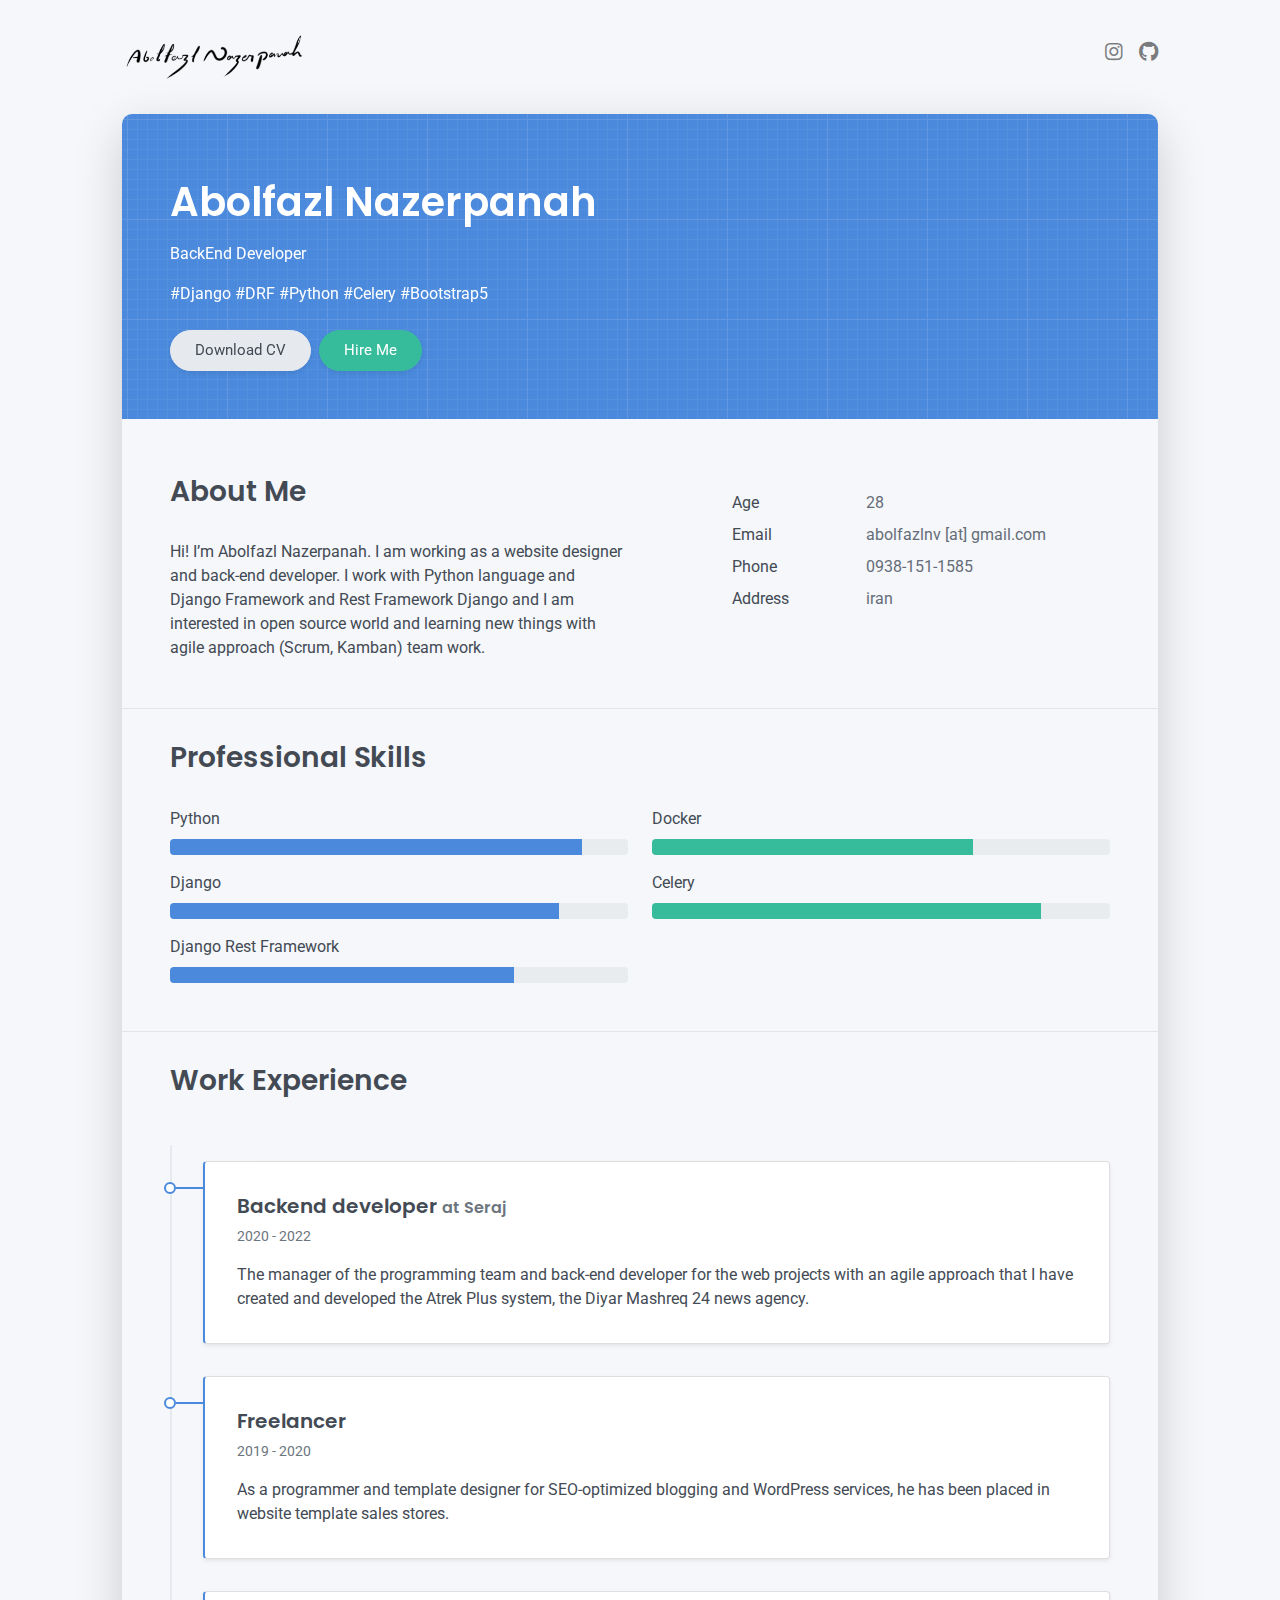
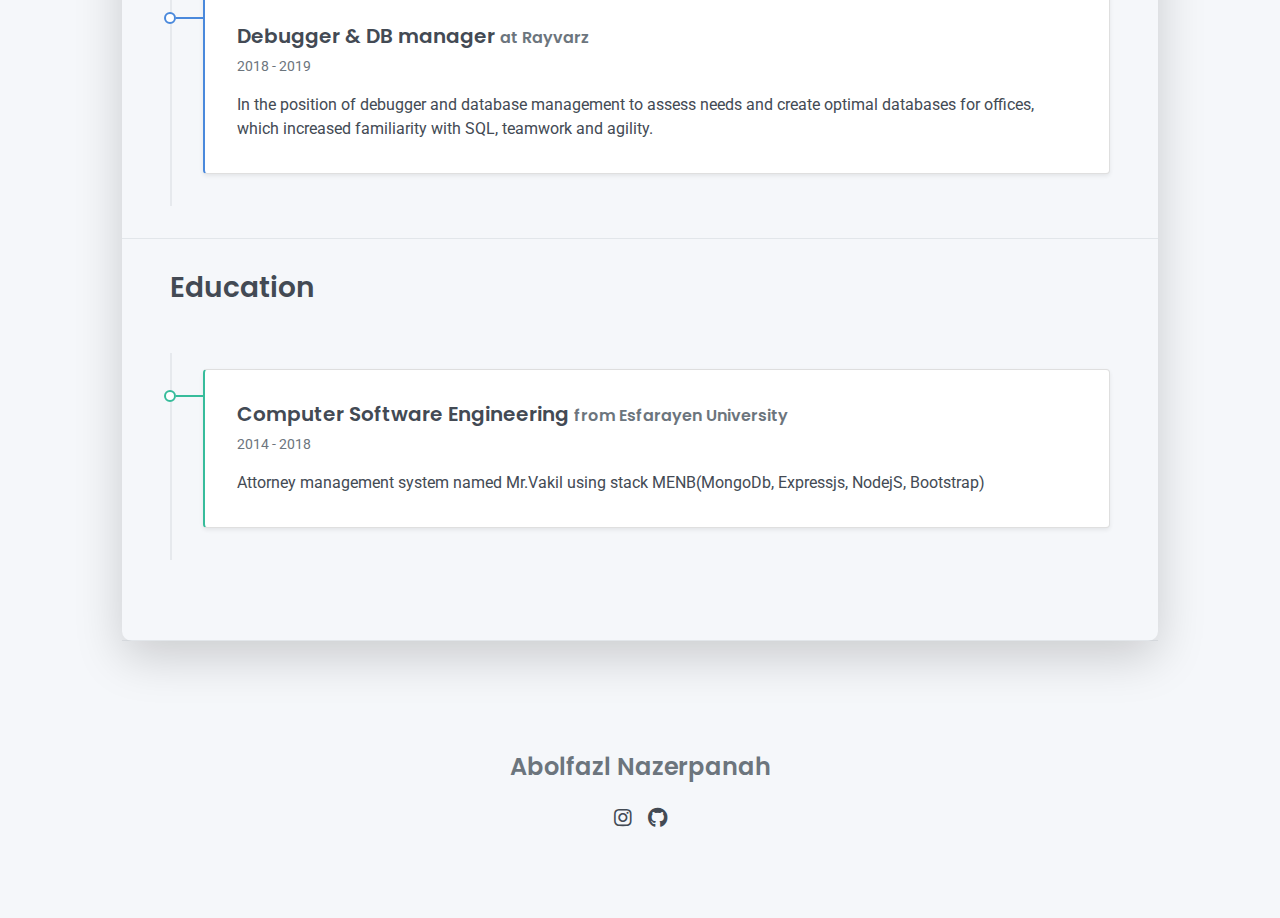
<file: index.html>
<!DOCTYPE html>
<html lang="en-US">
  <head>
    <meta charset="UTF-8">
    <meta http-equiv="X-UA-Compatible" content="IE=edge">
    <meta name="viewport" content="width=device-width, initial-scale=1">
    <title>Abolfazl Nazerpanah</title>
    <link rel="preconnect" href="https://fonts.gstatic.com" crossorigin="crossorigin"/>
    <link rel="preload" as="style" href="https://fonts.googleapis.com/css2?family=Poppins:wght@600&amp;family=Roboto:wght@300;400;500;700&amp;display=swap"/>
    <link rel="stylesheet" href="https://fonts.googleapis.com/css2?family=Poppins:wght@600&amp;family=Roboto:wght@300;400;500;700&amp;display=swap" media="print" onload="this.media='all'"/>
    <noscript>
      <link rel="stylesheet" href="https://fonts.googleapis.com/css2?family=Poppins:wght@600&amp;family=Roboto:wght@300;400;500;700&amp;display=swap"/>
    </noscript>
    <link href="css/font-awesome/css/all.min.css?ver=1.2.0" rel="stylesheet">
    <link href="css/bootstrap.min.css?ver=1.2.0" rel="stylesheet">
    <link href="css/aos.css?ver=1.2.0" rel="stylesheet">
    <link href="css/main.css?ver=1.2.0" rel="stylesheet">
    <link href="css/custom.css" rel="stylesheet">
    <noscript>
      <style type="text/css">
        [data-aos] {
            opacity: 1 !important;
            transform: translate(0) scale(1) !important;
        }
      </style>
    </noscript>
  </head>
  <body class="" id="top">
    <header class="d-print-none">
      <div class="container text-center text-lg-left">
        <div class="py-3 clearfix">
          <h1 class="site-title mb-0">
            <img src="images/fullname.png" height="50"/>
          </h1>
          <div class="site-nav">
            <nav role="navigation">
              <ul class="nav justify-content-center">
                <!-- <li class="nav-item"><a class="nav-link" href="#" title="Twitter"><i class="fab fa-twitter"></i><span class="menu-title sr-only">Twitter</span></a>
                </li> -->
                <!-- <li class="nav-item"><a class="nav-link" href="#" title="Facebook"><i class="fab fa-facebook"></i><span class="menu-title sr-only">Facebook</span></a>
                </li> -->
                <li class="nav-item"><a class="nav-link" href="https://www.instagram.com/abolfazlnv" title="Instagram"><i class="fab fa-instagram"></i><span class="menu-title sr-only">Instagram</span></a>
                </li>
                <li class="nav-item"><a class="nav-link" href="https://github.com/abolfazlnv" title="Github"><i class="fab fa-github"></i><span class="menu-title sr-only">Github</span></a>
                </li>
              </ul>
            </nav>
          </div>
        </div>
      </div>
    </header>
    <div class="page-content">
      <div class="container">
<div class="cover shadow-lg">
  <div class="cover-bg p-3 p-lg-4 text-white">
    <div class="row">
      <div class="col-lg-12 col-md-7 text-center text-md-start">
        <h2 class="h1 mt-2" data-aos="fade-left" data-aos-delay="0">Abolfazl Nazerpanah</h2>
        <p data-aos="fade-left" data-aos-delay="100">BackEnd Developer</p>
        <p data-aos="fade-left" data-aos-delay="100">
          <span class="hashtags">#Django</span>
          <span class="hashtags">#DRF</span>
          <span class="hashtags">#Python</span>
          <span class="hashtags">#Celery</span>
          <span class="hashtags">#Bootstrap5</span>
        </p>
        <div class="d-print-none" data-aos="fade-left" data-aos-delay="200"><a class="btn btn-light text-dark shadow-sm mt-1 me-1" href="Abolfazl-Nazerpanah-Resume-Rev01.pdf" target="_blank">Download CV</a><a class="btn btn-success shadow-sm mt-1" href="#contact">Hire Me</a></div>
      </div>
    </div>
  </div>
  <div class="about-section pt-4 px-3 px-lg-4 mt-1">
    <div class="row">
      <div class="col-md-6">
        <h2 class="h3 mb-3">About Me</h2>
        <p>Hi! I’m Abolfazl Nazerpanah. I am working as a website designer and back-end developer. I work with Python language and Django Framework and Rest Framework Django and I am interested in open source world and learning new things with agile approach (Scrum, Kamban) team work.</p>
      </div>
      <div class="col-md-5 offset-md-1">
        <div class="row mt-2">
          <div class="col-sm-4">
            <div class="pb-1">Age</div>
          </div>
          <div class="col-sm-8">
            <div class="pb-1 text-secondary">28</div>
          </div>
          <div class="col-sm-4">
            <div class="pb-1">Email</div>
          </div>
          <div class="col-sm-8">
            <div class="pb-1 text-secondary">abolfazlnv [at] gmail.com</div>
          </div>
          <div class="col-sm-4">
            <div class="pb-1">Phone</div>
          </div>
          <div class="col-sm-8">
            <div class="pb-1 text-secondary">0938-151-1585</div>
          </div>
          <div class="col-sm-4">
            <div class="pb-1">Address</div>
          </div>
          <div class="col-sm-8">
            <div class="pb-1 text-secondary">iran</div>
          </div>
        </div>
      </div>
    </div>
  </div>
  <hr class="d-print-none"/>
  <div class="skills-section px-3 px-lg-4">
    <h2 class="h3 mb-3">Professional Skills</h2>
    <div class="row">
      <div class="col-md-6">
        <div class="mb-2"><span>Python</span>
          <div class="progress my-1">
            <div class="progress-bar bg-primary" role="progressbar" data-aos="zoom-in-right" data-aos-delay="100" data-aos-anchor=".skills-section" style="width: 90%" aria-valuenow="90" aria-valuemin="0" aria-valuemax="100"></div>
          </div>
        </div>
        <div class="mb-2"><span>Django</span>
          <div class="progress my-1">
            <div class="progress-bar bg-primary" role="progressbar" data-aos="zoom-in-right" data-aos-delay="200" data-aos-anchor=".skills-section" style="width: 85%" aria-valuenow="85" aria-valuemin="0" aria-valuemax="100"></div>
          </div>
        </div>
        <div class="mb-2"><span>Django Rest Framework</span>
          <div class="progress my-1">
            <div class="progress-bar bg-primary" role="progressbar" data-aos="zoom-in-right" data-aos-delay="300" data-aos-anchor=".skills-section" style="width: 75%" aria-valuenow="75" aria-valuemin="0" aria-valuemax="100"></div>
          </div>
        </div>
      </div>
      <div class="col-md-6">
        <div class="mb-2"><span>Docker</span>
          <div class="progress my-1">
            <div class="progress-bar bg-success" role="progressbar" data-aos="zoom-in-right" data-aos-delay="400" data-aos-anchor=".skills-section" style="width: 70%" aria-valuenow="70" aria-valuemin="0" aria-valuemax="100"></div>
          </div>
        </div>
        <div class="mb-2"><span>Celery</span>
          <div class="progress my-1">
            <div class="progress-bar bg-success" role="progressbar" data-aos="zoom-in-right" data-aos-delay="500" data-aos-anchor=".skills-section" style="width: 85%" aria-valuenow="85" aria-valuemin="0" aria-valuemax="100"></div>
          </div>
        </div>
        <!-- <div class="mb-2"><span></span>
          <div class="progress my-1">
            <div class="progress-bar bg-success" role="progressbar" data-aos="zoom-in-right" data-aos-delay="600" data-aos-anchor=".skills-section" style="width: 75%" aria-valuenow="75" aria-valuemin="0" aria-valuemax="100"></div>
          </div>
        </div> -->
      </div>
    </div>
  </div>
  <hr class="d-print-none"/>
  <div class="work-experience-section px-3 px-lg-4">
    <h2 class="h3 mb-4">Work Experience</h2>
    <div class="timeline">
      <div class="timeline-card timeline-card-primary card shadow-sm">
        <div class="card-body">
          <div class="h5 mb-1">Backend developer <span class="text-muted h6">at Seraj</span></div>
          <div class="text-muted text-small mb-2">2020 - 2022</div>
          <div>
            The manager of the programming team and back-end developer for the web projects with an agile approach that I have created and developed the Atrek Plus system, the Diyar Mashreq 24 news agency.
          </div>
        </div>
      </div>
      <div class="timeline-card timeline-card-primary card shadow-sm">
        <div class="card-body">
          <div class="h5 mb-1">Freelancer<span class="text-muted h6"></span></div>
          <div class="text-muted text-small mb-2">2019 - 2020</div>
          <div>
            As a programmer and template designer for SEO-optimized blogging and WordPress services, he has been placed in website template sales stores.
          </div>
        </div>
      </div>
      <div class="timeline-card timeline-card-primary card shadow-sm">
        <div class="card-body">
          <div class="h5 mb-1">Debugger & DB manager <span class="text-muted h6">at Rayvarz</span></div>
          <div class="text-muted text-small mb-2">2018 - 2019</div>
          <div>
            In the position of debugger and database management to assess needs and create optimal databases for offices, which increased familiarity with SQL, teamwork and agility.
          </div>
        </div>
      </div>
    </div>
  </div>
  <hr class="d-print-none"/>
  <div class="page-break"></div>
  <div class="education-section px-3 px-lg-4 pb-4">
    <h2 class="h3 mb-4">Education</h2>
    <div class="timeline">
      <div class="timeline-card timeline-card-success card shadow-sm">
        <div class="card-body">
          <div class="h5 mb-1">Computer Software Engineering <span class="text-muted h6">from Esfarayen University</span></div>
          <div class="text-muted text-small mb-2">2014 - 2018</div>
          <div>
            Attorney management system named Mr.Vakil using stack MENB(MongoDb, Expressjs, NodejS, Bootstrap)
          </div>
        </div>
      </div>
    </div>
  </div>
  <hr class="d-print-none"/>
</div></div>
    </div>
    <footer class="pt-4 pb-4 text-muted text-center d-print-none">
      <div class="container">
        <div class="my-3">
          <div class="h4">Abolfazl Nazerpanah</div>
          <div class="footer-nav">
            <nav role="navigation">
              <ul class="nav justify-content-center">
                <li class="nav-item"><a class="nav-link text-dark" href="https://www.instagram.com/abolfazlnv" title="Instagram"><i class="fab fa-instagram"></i><span class="menu-title sr-only">Instagram</span></a>
                </li>
                <li class="nav-item"><a class="nav-link text-dark" href="https://github.com/abolfazlnv" title="Github"><i class="fab fa-github"></i><span class="menu-title sr-only">Github</span></a>
                </li>
              </ul>
            </nav>
          </div>
        </div>
<!--        <div class="text-small">-->
<!--          <div class="mb-1">Thanks for your reading. :)</div>-->
<!--        </div>-->
      </div>
    </footer>
    <script src="scripts/bootstrap.bundle.min.js?ver=1.2.0"></script>
    <script src="scripts/aos.js?ver=1.2.0"></script>
    <script src="scripts/main.js?ver=1.2.0"></script>
  </body>
</html>
</file>
<file: css/main.css>
/* Buttons */
/* Inputs */
/* Timeline custom component */
.timeline {
  border-left: 2px solid #E6E9ED;
  padding: 1rem 0; }

.timeline-card {
  position: relative;
  margin-left: 31px;
  border-left: 2px solid;
  margin-bottom: 2rem; }

.timeline-card:last-child {
  margin-bottom: 1rem; }

.timeline-card:before {
  content: '';
  display: inline-block;
  position: absolute;
  background-color: #fff;
  border-radius: 10px;
  width: 12px;
  height: 12px;
  top: 20px;
  left: -41px;
  border: 2px solid;
  z-index: 2; }

.timeline-card:after {
  content: '';
  display: inline-block;
  position: absolute;
  background-color: currentColor;
  width: 29px;
  height: 2px;
  top: 25px;
  left: -29px;
  z-index: 1; }

.timeline-card-primary {
  border-left-color: #4A89DC; }

.timeline-card-primary:before {
  border-color: #4A89DC; }

.timeline-card-primary:after {
  background-color: #4A89DC; }

.timeline-card-success {
  border-left-color: #37BC9B; }

.timeline-card-success:before {
  border-color: #37BC9B; }

.timeline-card-success:after {
  background-color: #37BC9B; }

html {
  scroll-behavior: smooth; }

.site-title {
  font-size: 1.25rem;
  line-height: 2.5rem; }

.nav-link {
  padding: 0;
  font-size: 1.25rem;
  line-height: 2.5rem;
  color: rgba(0, 0, 0, 0.5); }

.nav-link:hover,
.nav-link:focus,
.active .nav-link {
  color: rgba(0, 0, 0, 0.8); }

.nav-item + .nav-item {
  margin-left: 1rem; }

.cover {
  border-radius: 10px; }

.cover-bg {
  background-color: #4A89DC;
  background-image: url("data:image/svg+xml,%3Csvg xmlns='http://www.w3.org/2000/svg' width='100' height='100' viewBox='0 0 100 100'%3E%3Cg fill-rule='evenodd'%3E%3Cg fill='%23ffffff' fill-opacity='0.12'%3E%3Cpath opacity='.5' d='M96 [base64] 0v-9h-9v9h9zm-10 0v-9h-9v9h9zm-10 0v-9h-9v9h9zm-10 0v-9h-9v9h9zm-10 0v-9h-9v9h9zm-10 0v-9h-9v9h9zm-10 0v-9h-9v9h9zm-10 0v-9h-9v9h9zm-9-10h9v-9h-9v9zm10 0h9v-9h-9v9zm10 0h9v-9h-9v9zm10 0h9v-9h-9v9zm10 0h9v-9h-9v9zm10 0h9v-9h-9v9zm10 0h9v-9h-9v9zm10 0h9v-9h-9v9zm9-10v-9h-9v9h9zm-10 0v-9h-9v9h9zm-10 0v-9h-9v9h9zm-10 0v-9h-9v9h9zm-10 0v-9h-9v9h9zm-10 0v-9h-9v9h9zm-10 0v-9h-9v9h9zm-10 0v-9h-9v9h9zm-9-10h9v-9h-9v9zm10 0h9v-9h-9v9zm10 0h9v-9h-9v9zm10 0h9v-9h-9v9zm10 0h9v-9h-9v9zm10 0h9v-9h-9v9zm10 0h9v-9h-9v9zm10 0h9v-9h-9v9zm9-10v-9h-9v9h9zm-10 0v-9h-9v9h9zm-10 0v-9h-9v9h9zm-10 0v-9h-9v9h9zm-10 0v-9h-9v9h9zm-10 0v-9h-9v9h9zm-10 0v-9h-9v9h9zm-10 0v-9h-9v9h9zm-9-10h9v-9h-9v9zm10 0h9v-9h-9v9zm10 0h9v-9h-9v9zm10 0h9v-9h-9v9zm10 0h9v-9h-9v9zm10 0h9v-9h-9v9zm10 0h9v-9h-9v9zm10 0h9v-9h-9v9zm9-10v-9h-9v9h9zm-10 0v-9h-9v9h9zm-10 0v-9h-9v9h9zm-10 0v-9h-9v9h9zm-10 0v-9h-9v9h9zm-10 0v-9h-9v9h9zm-10 0v-9h-9v9h9zm-10 0v-9h-9v9h9zm-9-10h9v-9h-9v9zm10 0h9v-9h-9v9zm10 0h9v-9h-9v9zm10 0h9v-9h-9v9zm10 0h9v-9h-9v9zm10 0h9v-9h-9v9zm10 0h9v-9h-9v9zm10 0h9v-9h-9v9z'/%3E%3Cpath d='M6 5V0H5v5H0v1h5v94h1V6h94V5H6z'/%3E%3C/g%3E%3C/g%3E%3C/svg%3E");
  border-radius: 10px 10px 0 0; }

.avatar {
  max-width: 216px;
  max-height: 216px;
  margin-top: 20px;
  text-align: center;
  margin-left: auto;
  margin-right: auto; }

.avatar img {
  /* Safari 6.0 - 9.0 */
  filter: grayscale(100%); }

footer a:not(.nav-link) {
  color: inherit;
  border-bottom: 1px dashed;
  text-decoration: none;
  cursor: pointer; }

@media (min-width: 48em) {
  .site-title {
    float: left; }
  .site-nav {
    float: right; }
  .avatar {
    margin-bottom: -80px;
    margin-left: 0; } }

@media print {
  body {
    background-color: #fff; }
  .container {
    width: auto;
    max-width: 100%;
    padding: 0; }
  .cover, .cover-bg {
    border-radius: 0; }
  .cover.shadow-lg {
    box-shadow: none !important; }
  .cover-bg {
    padding: 5rem !important;
    padding-bottom: 10px !important; }
  .avatar {
    margin-top: -10px; }
  .about-section {
    padding: 6.5rem 5rem 2rem !important; }
  .skills-section,
  .work-experience-section,
  .education-section,
  .contant-section {
    padding: 1.5rem 5rem 2rem !important; }
  .page-break {
    padding-top: 5rem;
    page-break-before: always; } }
</file>
<file: css/custom.css>
#lightSwitch {
  transform: scale(1.8);
}

.bg-theme-light {
  background-color: #ecf0f1 !important;
  border-radius: 3px;
  color: gainsboro;
}

.bg-theme-dark {
  background-color: #34495e !important;
  box-shadow: 10px 5px 5px rgba(246, 255, 219, 0.5);
  color: dimgray;
}

.bg-box-dark {
  background-color: #2c3e50 !important;
  box-shadow: 10px 5px 5px rgba(246, 255, 219, 0.5);
  color: white;
}

.bg-box-light {
  background-color: white !important;
  box-shadow: 10px 5px 5px rgba(246, 255, 219, 0.5);
  color: dimgray;
}

.nav-item.nav-link-dark {
  color: #2c3e50 !important;
}

.nav-item.nav-link-light {
  color: white !important;
}
</file>
